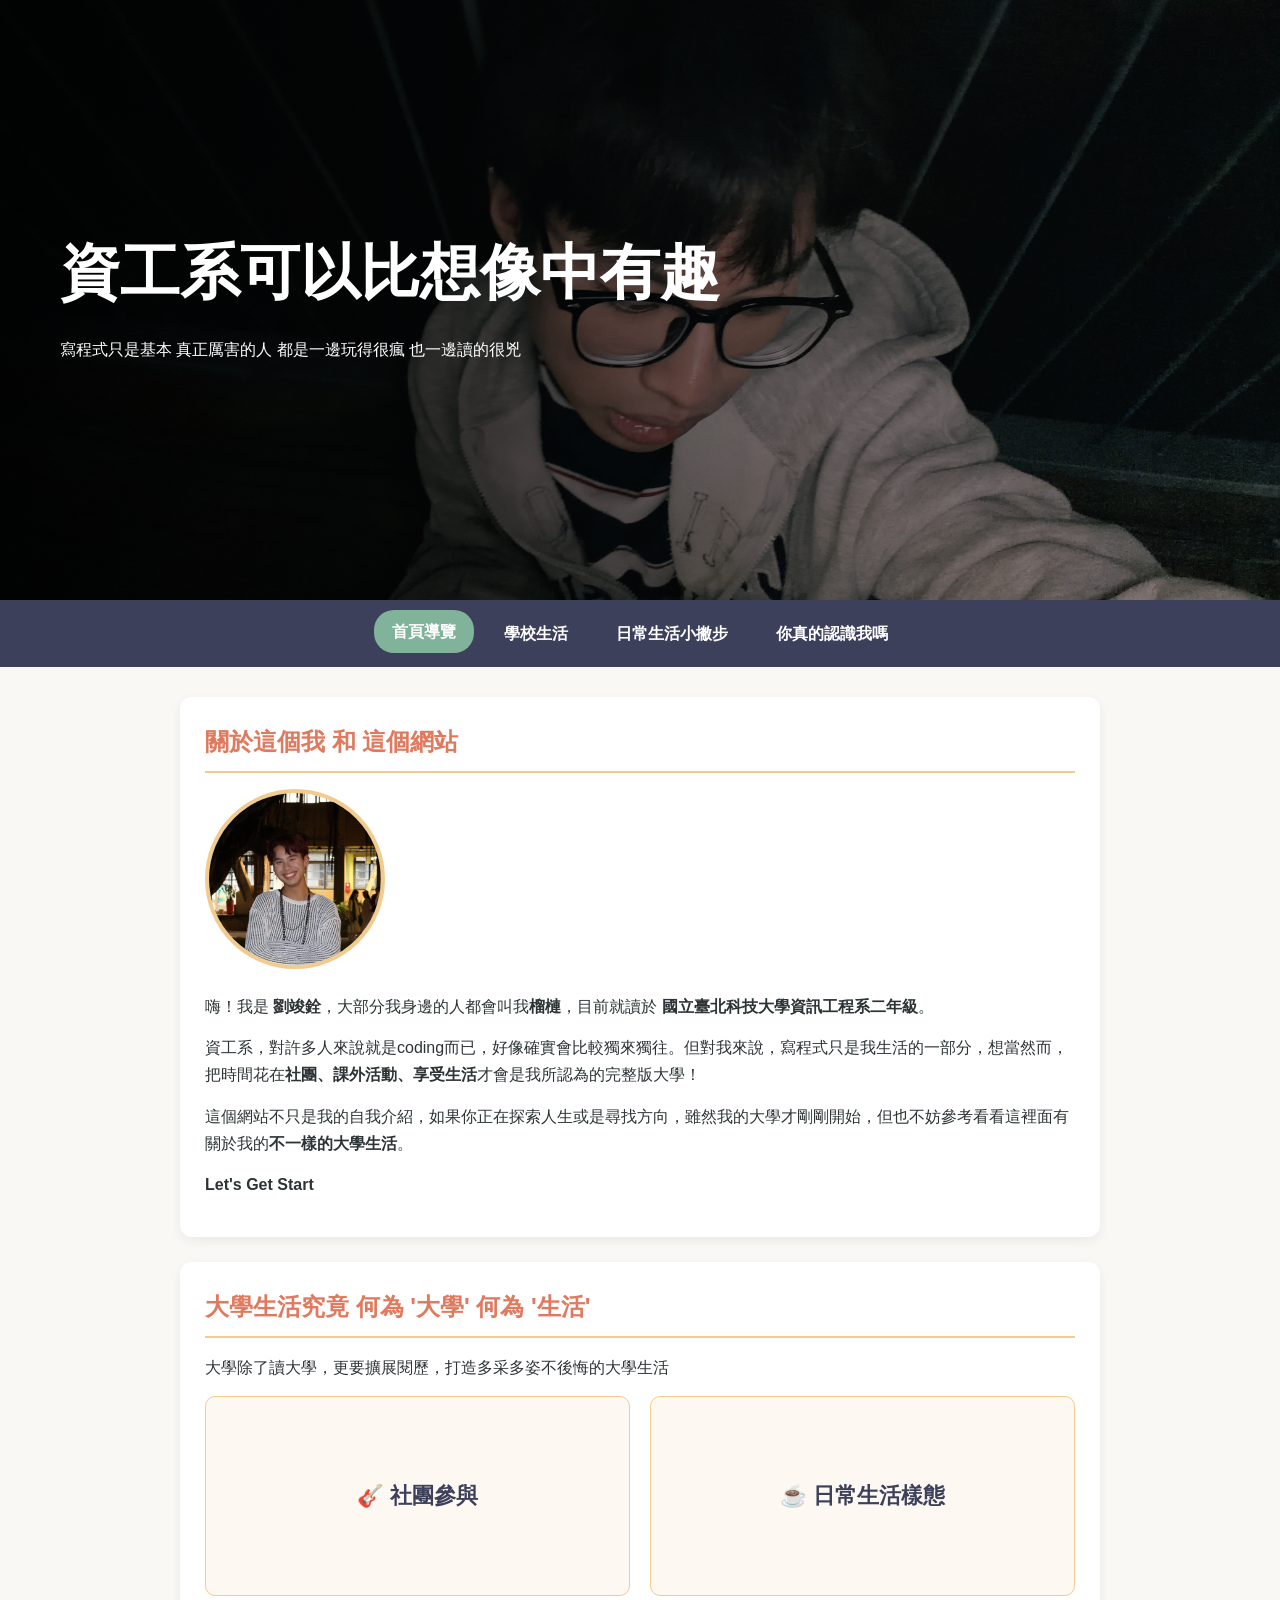
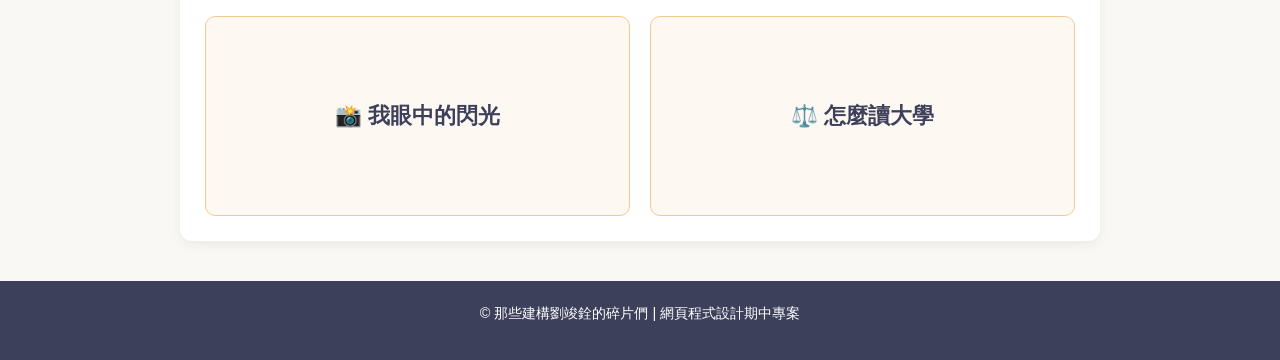
<file: index.html>
<!DOCTYPE html>
<html lang="zh-Hant">

<head>
    <meta charset="UTF-8">
    <meta name="viewport" content="width=device-width, initial-scale=1.0">
    <title>大學｜大不了就都學</title>
    <link rel="stylesheet" href="style.css">
</head>

<body>
    <header class="hero">
        <div class="overlay"></div>
        <div class="hero-content">
            <h1>資工系可以比想像中有趣</h1>
            <p>寫程式只是基本 真正厲害的人 都是一邊玩得很瘋 也一邊讀的很兇</p>
        </div>
    </header>

    <!-- 全域導覽列：每個頁面都可切換至其他所有頁面 -->
    <nav>
        <a href="index.html" class="active">首頁導覽</a>
        <a href="clubs.html">學校生活</a>
        <a href="lifestyle.html">日常生活小撇步</a>
        <a href="social.html">你真的認識我嗎</a>
    </nav>

    <main>
        <section>
            <h2>關於這個我 和 這個網站</h2>
            <div class="profile-box">
                <!-- 圖片與替代文字 alt -->
                <div class="profile-wrapper">
                    <img src="./src/img_2.JPG" alt="我的生活照大頭貼" class="profile-img">
                </div>
                <div>
                    <p>嗨！我是 <strong>劉竣銓</strong>，大部分我身邊的人都會叫我<strong>榴槤</strong>，目前就讀於
                        <strong>國立臺北科技大學資訊工程系二年級</strong>。</p>
                    <p>資工系，對許多人來說就是coding而已，好像確實會比較獨來獨往。但對我來說，寫程式只是我生活的一部分，想當然而，把時間花在<strong>社團、課外活動、享受生活</strong>才會是我所認為的完整版大學！
                    </p>
                    <p>這個網站不只是我的自我介紹，如果你正在探索人生或是尋找方向，雖然我的大學才剛剛開始，但也不妨參考看看這裡面有關於我的<strong>不一樣的大學生活</strong>。</p>
                    <p><strong>Let's Get Start</strong></p>
                </div>
            </div>
        </section>

        <section>
            <h2>大學生活究竟 何為 '大學' 何為 '生活'</h2>
            <p>大學除了讀大學，更要擴展閱歷，打造多采多姿不後悔的大學生活</p>
            <!-- 2x2 網格排版 (2列2欄) -->
            <div class="grid-2x2">
                <div class="grid-card">
                    <h3>🎸 社團參與</h3>
                    <p>加入公共的服務性社團，讓自己除了大學所學的專業知能之外。更能利用這樣的所學與資源，成為偏鄉孩子與學校的支持與亮光</p>
                </div>
                <div class="grid-card">
                    <h3>☕ 日常生活樣態</h3>
                    <p>好好生活，比什麼都重要。那些曾打卡過的網美打卡點，紓解壓力與玩樂放鬆的好去處</p>
                </div>
                <div class="grid-card">
                    <h3>📸 我眼中的閃光</h3>
                    <p>相機就是我的眼睛，社群就是我分享的最佳管道。記錄生活，讓生活不只是日復一日，而是成為日後持續向前的後備燃油</p>
                </div>
                <div class="grid-card">
                    <h3>⚖️ 怎麼讀大學</h3>
                    <p>大學的讀法五花八門，知道自己是誰，知道要往哪裡去。大學只有一次，有些事情不會讓你考慮第二遍，只能放手一搏，大力追求</p>
                </div>
            </div>
        </section>
    </main>

    <footer>
        <p>&copy; 那些建構劉竣銓的碎片們 | 網頁程式設計期中專案</p>
    </footer>
</body>

</html>
</file>
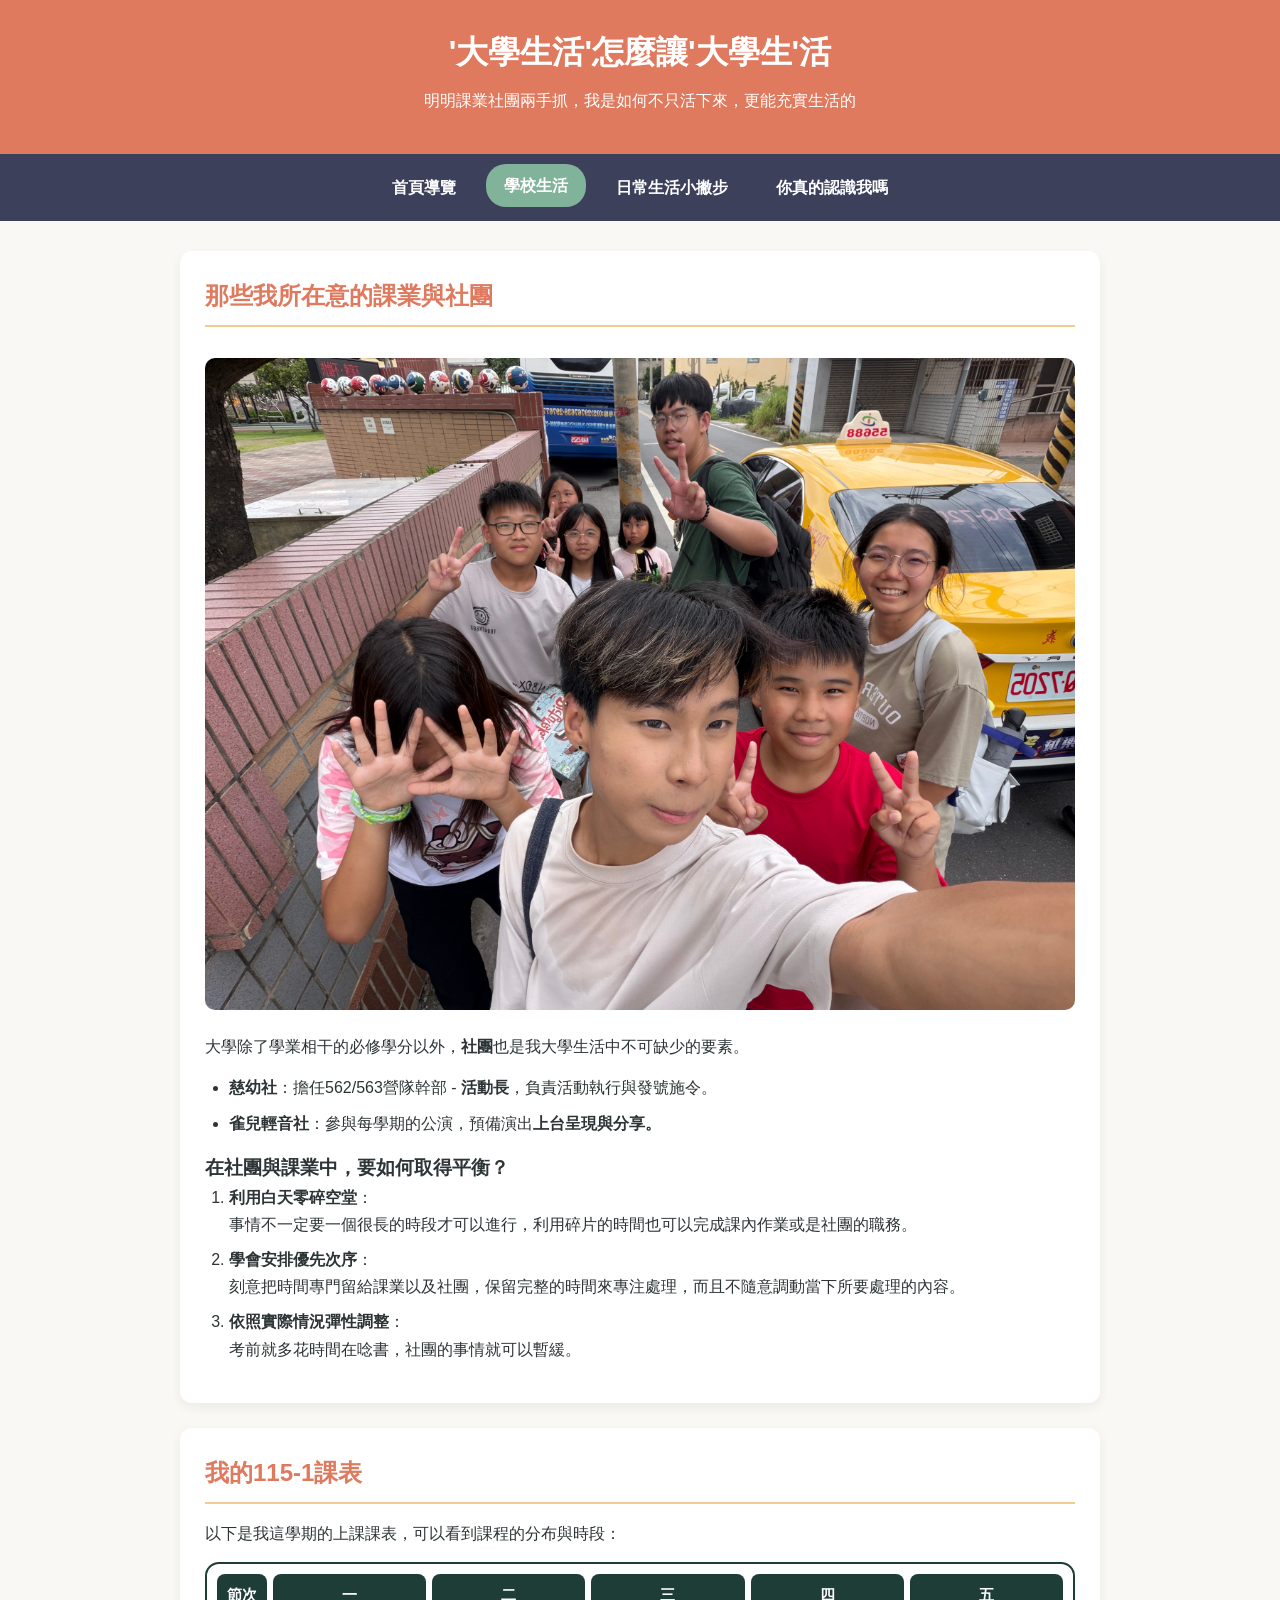
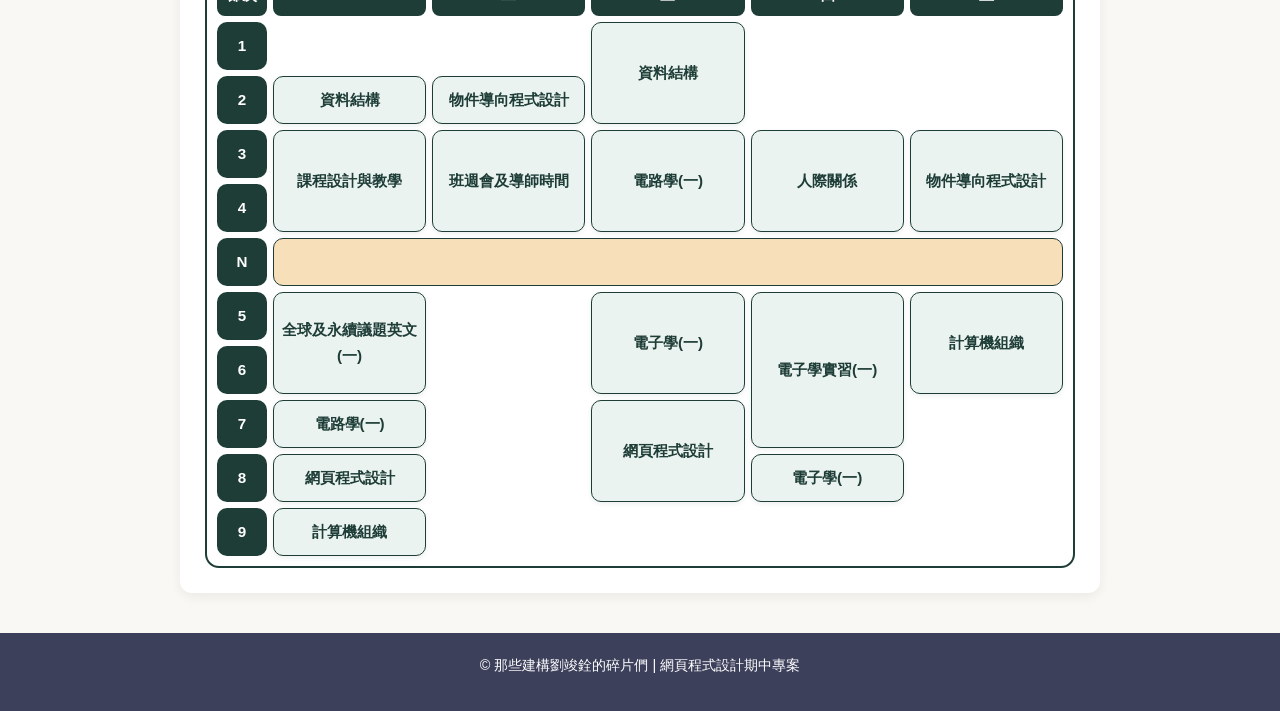
<file: clubs.html>
<!DOCTYPE html>
<html lang="zh-Hant">

<head>
    <meta charset="UTF-8">
    <meta name="viewport" content="width=device-width, initial-scale=1.0">
    <title>課表與社團安排｜我的大學生活指南</title>
    <link rel="stylesheet" href="style.css">
</head>

<body>
    <header>
        <h1>'大學生活'怎麼讓'大學生'活</h1>
        <p>明明課業社團兩手抓，我是如何不只活下來，更能充實生活的</p>
    </header>

    <!-- 全域導覽列[cite: 1] -->
    <nav>
        <a href="index.html">首頁導覽</a>
        <a href="clubs.html" class="active">學校生活</a>
        <a href="lifestyle.html">日常生活小撇步</a>
        <a href="social.html">你真的認識我嗎</a>
    </nav>

    <main>
        <!-- 第一區塊：社團介紹與清單 -->
        <section>
            <h2>那些我所在意的課業與社團</h2>
            <img src="./src/img_3.JPG" alt="參與社團活動的合照" class="banner-img">
            <p>大學除了學業相干的必修學分以外，<strong>社團</strong>也是我大學生活中不可缺少的要素。</p>

            <ul>
                <li><strong>慈幼社</strong>：擔任562/563營隊幹部 - <strong>活動長</strong>，負責活動執行與發號施令。</li>
                <li><strong>雀兒輕音社</strong>：參與每學期的公演，預備演出<strong>上台呈現與分享。</strong></li>
            </ul>

            <h3>在社團與課業中，要如何取得平衡？</h3>
            <ol>
                <li><strong>利用白天零碎空堂</strong>：<br>事情不一定要一個很長的時段才可以進行，利用碎片的時間也可以完成課內作業或是社團的職務。</li>
                <li><strong>學會安排優先次序</strong>：<br>刻意把時間專門留給課業以及社團，保留完整的時間來專注處理，而且不隨意調動當下所要處理的內容。</li>
                <li><strong>依照實際情況彈性調整</strong>：<br>考前就多花時間在唸書，社團的事情就可以暫緩。</li>
            </ol>
        </section>

        <!-- 第二區塊：完整大學課表與課後社團安排[cite: 2] -->
        <section id="schedule">
            <h2>我的115-1課表</h2>
            <p>以下是我這學期的上課課表，可以看到課程的分布與時段：</p>

            <table class="timetable">
                <thead>
                    <tr>
                        <th>節次</th>
                        <th>一</th>
                        <th>二</th>
                        <th>三</th>
                        <th>四</th>
                        <th>五</th>
                    </tr>
                </thead>
                <tbody>
                    <!-- 第 1 節 -->
                    <tr>
                        <td class="period-col">1</td>
                        <td class="cell-empty"></td>
                        <td class="cell-empty"></td>
                        <td rowspan="2" class="course-ds">資料結構</td>
                        <td class="cell-empty"></td>
                        <td class="cell-empty"></td>
                    </tr>
                    <!-- 第 2 節 -->
                    <tr>
                        <td class="period-col">2</td>
                        <td class="course-ds">資料結構</td>
                        <td class="course-oop">物件導向程式設計</td>
                        <td class="cell-empty"></td>
                        <td class="cell-empty"></td>
                    </tr>
                    <!-- 第 3 節 -->
                    <tr>
                        <td class="period-col">3</td>
                        <td rowspan="2" class="course-edu">課程設計與教學</td>
                        <td rowspan="2" class="course-mentor">班週會及導師時間</td>
                        <td rowspan="2" class="course-circuit">電路學(一)</td>
                        <td rowspan="2" class="course-rel">人際關係</td>
                        <td rowspan="2" class="course-oop">物件導向程式設計</td>
                    </tr>
                    <!-- 第 4 節 -->
                    <tr>
                        <td class="period-col">4</td>
                    </tr>
                    <!-- 午休 N -->
                    <tr>
                        <td class="period-col">N</td>
                        <td colspan="5" class="cell-noon"></td>
                    </tr>
                    <!-- 第 5 節 -->
                    <tr>
                        <td class="period-col">5</td>
                        <td rowspan="2" class="course-eng">全球及永續議題英文(一)</td>
                        <td class="cell-empty"></td>
                        <td rowspan="2" class="course-elec">電子學(一)</td>
                        <td rowspan="3" class="course-lab">電子學實習(一)</td>
                        <td rowspan="2" class="course-co">計算機組織</td>
                    </tr>
                    <!-- 第 6 節 -->
                    <tr>
                        <td class="period-col">6</td>
                        <td class="cell-empty"></td>
                    </tr>
                    <!-- 第 7 節 -->
                    <tr>
                        <td class="period-col">7</td>
                        <td class="course-circuit">電路學(一)</td>
                        <td class="cell-empty"></td>
                        <td rowspan="2" class="course-web">網頁程式設計</td>
                        <td class="cell-empty"></td>
                    </tr>
                    <!-- 第 8 節 -->
                    <tr>
                        <td class="period-col">8</td>
                        <td class="course-web">網頁程式設計</td>
                        <td class="cell-empty"></td>
                        <td class="course-elec">電子學(一)</td>
                        <td class="cell-empty"></td>
                    </tr>
                    <!-- 第 9 節 -->
                    <tr>
                        <td class="period-col">9</td>
                        <td class="course-co">計算機組織</td>
                        <td class="cell-empty"></td>
                        <td class="cell-empty"></td>
                        <td class="cell-empty"></td>
                        <td class="cell-empty"></td>
                    </tr>
                </tbody>
            </table>
        </section>
    </main>

    <footer>
        <p>&copy; 那些建構劉竣銓的碎片們 | 網頁程式設計期中專案</p>
    </footer>
</body>

</html>
</file>
<file: style.css>
/* 全域設定與視覺一致性 */
* {
    box-sizing: border-box;
    margin: 0;
    padding: 0;
}

.hero {
    position: relative;
    height: 600px;
    padding: 0;
    /* 覆蓋原本 header 的內距，讓圖片能滿版貼齊邊緣 */
    text-align: left;
    /* 覆蓋原本 header 的置中，讓文字靠左對齊 */

    /* 若圖片放在 images 資料夾內，請改為 url("images/4B12A1A2-219D-44A2-B5BF-FB95EF7E0FB4.jpg") */
    background-image: url("./src/img_1.jpg");
    background-size: cover;
    background-position: center;

    display: flex;
    align-items: center;
}

/* Dark gradient overlay */
.overlay {
    position: absolute;
    top: 0;
    bottom: 0;
    left: 0;
    right: 0;

    background: linear-gradient(to right,
            rgba(0, 0, 0, 0.85),
            rgba(0, 0, 0, 0.1));
}

/* Text on top of the overlay */
.hero-content {
    position: relative;
    z-index: 1;
    /* 確保文字一定浮在 overlay 蒙版上方 */
    color: white;
    padding: 60px;
}

.hero-content h1 {
    font-size: 60px;
    margin-bottom: 12px;
}

body {
    font-family: "Segoe UI", "Microsoft JhengHei", sans-serif;
    background-color: #FAF8F5;
    /* 溫暖米白背景 */
    color: #2D3436;
    line-height: 1.7;
}

/* 頁首與導覽列 */
header {
    background-color: #E07A5F;
    /* 活力陶土橘 */
    color: #FFFFFF;
    padding: 25px 20px;
    text-align: center;
}

header h1 {
    font-size: 2rem;
    margin-bottom: 8px;
}

nav {
    background-color: #3D405B;
    display: flex;
    justify-content: center;
    flex-wrap: wrap;
    padding: 12px 0;
}

nav a {
    color: #FFFFFF;
    text-decoration: none;
    padding: 8px 18px;
    margin: 0 6px;
    border-radius: 20px;
    font-weight: bold;
    transition: background-color 0.3s, transform 0.2s;
}

/* 互動元素 Hover 效果 */
nav a:hover,
nav a.active {
    background-color: #81B29A;
    /* 鼠尾草綠 */
    transform: translateY(-2px);
}

/* 主要內容容器 */
main {
    max-width: 960px;
    margin: 30px auto;
    padding: 0 20px;
}

section {
    background-color: #FFFFFF;
    padding: 25px;
    margin-bottom: 25px;
    border-radius: 12px;
    box-shadow: 0 4px 12px rgba(0, 0, 0, 0.06);
}

h2 {
    color: #E07A5F;
    border-bottom: 2px solid #F2CC8F;
    padding-bottom: 8px;
    margin-bottom: 16px;
}

p {
    margin-bottom: 14px;
}

/* 圖片樣式 */
.profile-box {
    display: flex;
    align-items: center;
    gap: 24px;
    flex-wrap: wrap;
}

.profile-wrapper {
    width: 180px;
    height: 180px;
    border-radius: 50%;
    border: 4px solid #F2CC8F;
    overflow: hidden;
    /* 把放大後超出圓框的部分裁切掉 */
    flex-shrink: 0;
    /* 防止在 flex 排版中被文字擠壓變形 */
}

.profile-img {
    width: 100%;
    height: 100%;
    object-fit: cover;
    transform: scale(1.5);
    /* 照片內容放大 150% */
}

.banner-img {
    width: 100%;
    max-height: 100%;
    object-fit: cover;
    border-radius: 10px;
    margin: 15px 0;
}

/* 2x2 網格排版 (2列2欄) */
.grid-2x2 {
    display: grid;
    grid-template-columns: repeat(2, 1fr);
    gap: 20px;
    margin-top: 15px;
}

/* 卡片本體 */
.grid-card {
    position: relative;
    /* 作為內部標題與蒙版定位的基準 */
    height: 200px;
    /* 稍微加高一點，讓左上角標題與下方文字有充足空間 */
    background-color: #FDF8F2;
    /* 維持純色背景 */
    border: 1px solid #F2CC8F;
    border-radius: 10px;
    overflow: hidden;
    /* 裁切超出圓角的部分 */
    cursor: pointer;
    transition: transform 0.3s ease, box-shadow 0.3s ease;
}

.grid-card:hover {
    transform: translateY(-4px);
    box-shadow: 0 8px 18px rgba(0, 0, 0, 0.15);
}

/* 標題：平時在正中央，Hover 時縮小並滑動到左上角 */
.grid-card h3 {
    position: absolute;
    top: 50%;
    left: 50%;
    transform: translate(-50%, -50%) scale(1);
    /* 精準置中且維持原尺寸 */
    transform-origin: top left;
    /* 設定縮放基準點為左上角 */
    white-space: nowrap;
    /* 移動過程中保持單行不換行 */
    color: #3D405B;
    font-size: 1.35rem;
    margin: 0;
    z-index: 2;
    /* 層級高於深色蒙版，才不會被蓋住 */
    transition: all 0.4s cubic-bezier(0.25, 0.8, 0.25, 1);
    /* 平滑滑動與縮放動畫 */
}

/* 滑鼠移過去時：標題移動到左上角、縮小為 0.85 倍、並換成亮色字 */
.grid-card:hover h3 {
    top: 20px;
    left: 24px;
    transform: translate(0, 0) scale(0.85);
    color: #F5CC8F;
    /* 暖金色，在深色蒙版上更清楚 */
}

/* 說明文字與深色蒙版：平時透明隱藏，Hover 時淡入顯示 */
.grid-card p {
    position: absolute;
    top: 0;
    left: 0;
    width: 100%;
    height: 100%;
    margin: 0;
    padding: 58px 24px 20px 24px;
    /* 上方留出 58px 給左上角的標題 */
    background-color: rgba(45, 52, 54, 0.92);
    /* 深色半透明蒙版 */
    color: #FFFFFF;
    text-align: left;
    /* 文字靠左對齊，與左上角標題呼應 */
    line-height: 1.6;
    z-index: 1;
    /* 位於卡片背景之上、標題之下 */
    opacity: 0;
    /* 平時隱藏 */
    transition: opacity 0.35s ease;
    /* 蒙版淡入動畫 */
}

.grid-card:hover p {
    opacity: 1;
}

/* 清單樣式 */
ul,
ol {
    margin-left: 24px;
    margin-bottom: 15px;
}

li {
    margin-bottom: 8px;
}

/* 1. 修改 .timetable：把 collapse 改為 separate，並加上格子間距 */
.timetable {
    table-layout: fixed;
    width: 100%;
    border-collapse: separate;
    /* 關鍵：必須改成 separate，裡面的格子才能設圓角 */
    border-spacing: 6px;
    /* 讓每個圓角方塊之間留出空隙，像 App 卡片一樣 */
    margin-top: 15px;
    font-size: 0.95rem;
    font-weight: bold;
    border: 2px solid #1E3D37;
    border-radius: 14px;
    /* 順便幫最外層的深綠大框加上圓角 */
    padding: 4px;
    background-color: #FFFFFF;
}

/* 2. 修改表頭與節次欄：加上圓角 */
.timetable th,
.period-col {
    background-color: #1E3D37;
    color: #FFFFFF;
    border-radius: 8px;
    /* 表頭與節次圓角 */
    padding: 8px 4px;
}

.timetable th:first-child,
.period-col {
    width: 50px;
}

/* 3. 修改課程儲存格：加上圓角 */
.timetable td {
    height: 48px;
    padding: 8px 6px;
    border-radius: 10px;
    /* 關鍵：設定每個課程方塊的圓角弧度 */
    text-align: center;
    vertical-align: middle;
    transition: filter 0.2s ease, transform 0.2s ease;
}

.timetable td[class^="course-"]:hover {
    filter: brightness(0.95);
    transform: scale(1.05);
    /* 滑鼠移過去時方塊微微浮起 */
}

/* 沒課的格子設為透明，讓有課的圓角方塊更明顯跳出來 */
.cell-empty {
    background-color: transparent;
}

/* 午休橫條 */
.cell-noon {
    height: 24px;
    background-color: #f2cc8f9e;
    border-radius: 8px;
    border: 1.5px solid #1E3D37; 
}

/* 統一所有課程的底色與圓角框線（與白色背景切開） */
.timetable td[class^="course-"] {
    background-color: #EBF3F0;      /* 統一的柔和淡綠底色，與背景明顯區隔 */
    color: #1E3D37;                 /* 深森綠文字，呼應你的課表外框 */
    border: 1.5px solid #1E3D37;    /* 清楚的圓角框線 */
    border-radius: 10px;
    box-shadow: 0 2px 5px rgba(30, 61, 55, 0.08); /* 微微浮起的立體感 */
}

/* 滑鼠移過去時的互動回饋 */
.timetable td[class^="course-"]:hover {
    background-color: #DCEAE4;
    transform: translateY(-2px);
}

/* 按鈕與 JS 互動區塊樣式 */
.btn {
    background-color: #E07A5F;
    color: #FFFFFF;
    border: none;
    padding: 10px 18px;
    margin: 5px 8px 5px 0;
    border-radius: 8px;
    cursor: pointer;
    font-size: 1rem;
    transition: background-color 0.3s;
}/* 推薦卡片左右並排排版 */
.guide-flex {
    display: flex;
    align-items: flex-start;
    gap: 24px;
}

/* 左側直向小圖 */
.guide-photo {
    width: 160px;
    height: 210px;
    object-fit: cover;
    border-radius: 8px;
    flex-shrink: 0; /* 防止圖片被右側文字擠壓變形 */
    box-shadow: 0 3px 10px rgba(0, 0, 0, 0.12);
}

.guide-info {
    flex: 1;
}

.guide-info h3 {
    color: #3D405B;
    margin-bottom: 10px;
}

/* 店家 IG 與連結按鈕 */
.guide-links {
    margin-top: 14px;
    display: flex;
    gap: 12px;
    flex-wrap: wrap;
}

.guide-links a {
    display: inline-block;
    background-color: #3D405B;
    color: #FFFFFF;
    text-decoration: none;
    padding: 6px 14px;
    border-radius: 6px;
    font-size: 0.9rem;
    transition: background-color 0.3s;
}

.guide-links a:hover {
    background-color: #E07A5F;
}

.btn:hover {
    background-color: #C85A3E;
}

.interactive-box {
    background-color: #F4F9F6;
    border-left: 5px solid #81B29A;
    padding: 18px;
    margin-top: 15px;
    border-radius: 6px;
}

.quiz-question {
    margin-bottom: 16px;
    padding-bottom: 12px;
    border-bottom: 1px dashed #CCC;
}

/* 外部社群連結卡片 */
.social-links a {
    display: inline-block;
    background-color: #3D405B;
    color: #FFFFFF;
    padding: 10px 20px;
    margin: 6px 10px 6px 0;
    border-radius: 8px;
    text-decoration: none;
    transition: background-color 0.3s;
}

.social-links a:hover {
    background-color: #81B29A;
}
/* === 第四頁：生活樣態、相簿與社群媒體樣式 === */
.vibe-grid {
    display: grid;
    grid-template-columns: repeat(3, minmax(0, 1fr));
    gap: 18px;
    margin-top: 15px;
}

.vibe-card {
    background-color: #FDF8F2;
    border: 1.5px solid #F2CC8F;
    border-radius: 12px;
    padding: 20px;
}

.vibe-card h3 {
    color: #1E3D37;
    font-size: 1.15rem;
    margin-bottom: 10px;
}

/* 日常生活照 2x2 網格（鎖定高度與寬度，防止照片超出卡片） */
.photo-grid {
    display: grid;
    grid-template-columns: repeat(2, minmax(0, 1fr));
    gap: 20px;
    margin-top: 15px;
}

.photo-card {
    position: relative;
    width: 100%;
    height: 260px;
    border-radius: 12px;
    overflow: hidden;
    cursor: pointer;
    box-shadow: 0 4px 12px rgba(0, 0, 0, 0.1);
}

.photo-card img {
    display: block;
    width: 100%;
    height: 100%;
    max-width: 100%;
    object-fit: cover;
    transition: transform 0.4s ease;
}

.photo-overlay {
    position: absolute;
    inset: 0;
    background: linear-gradient(to top, rgba(0, 0, 0, 0.85) 10%, rgba(0, 0, 0, 0.1) 70%);
    color: #FFFFFF;
    display: flex;
    flex-direction: column;
    justify-content: flex-end;
    padding: 20px;
    opacity: 0;
    transition: opacity 0.35s ease;
}

.photo-card:hover img {
    transform: scale(1.06);
}

.photo-card:hover .photo-overlay {
    opacity: 1;
}

.photo-overlay h4 {
    color: #F2CC8F;
    font-size: 1.15rem;
    margin-bottom: 6px;
}

.photo-overlay p {
    font-size: 0.92rem;
    margin: 0;
}

/* 社群媒體連結卡片 */
.social-grid {
    display: grid;
    grid-template-columns: repeat(2, minmax(0, 1fr));
    gap: 16px;
    margin-top: 15px;
}

.social-card {
    display: flex;
    align-items: center;
    gap: 14px;
    background-color: #FDF8F2;
    border: 1.5px solid #1E3D37;
    border-radius: 12px;
    padding: 16px 18px;
    text-decoration: none;
    color: #3D405B;
    transition: all 0.3s ease;
}

.social-card:hover {
    background-color: #1E3D37;
    color: #FFFFFF;
    transform: translateY(-3px);
}

.social-icon {
    font-size: 1.8rem;
}

.social-card h3 {
    font-size: 1.1rem;
    margin-bottom: 4px;
}

.social-card p {
    font-size: 0.85rem;
    margin: 0;
    opacity: 0.85;
}

/* 燈箱放大視窗 */
.lightbox-modal {
    display: none;
    position: fixed;
    inset: 0;
    background-color: rgba(0, 0, 0, 0.8);
    z-index: 1000;
    justify-content: center;
    align-items: center;
    padding: 20px;
}

.lightbox-content {
    position: relative;
    background-color: #FDF8F2;
    border: 2px solid #1E3D37;
    border-radius: 14px;
    max-width: 560px;
    width: 100%;
    padding: 24px;
    text-align: center;
    box-shadow: 0 10px 30px rgba(0, 0, 0, 0.35);
}

.lightbox-content img {
    width: 100%;
    max-height: 380px;
    object-fit: cover;
    border-radius: 10px;
    margin-bottom: 15px;
}

/* 右上角半透明圓形關閉按鈕（剛好落在圖片右上角內側） */
.lightbox-close {
    position: absolute;
    top: 34px;                             /* 外框內距 24px + 10px，精準對齊圖片上緣 */
    right: 34px;                           /* 外框內距 24px + 10px，精準對齊圖片右緣 */
    width: 32px;
    height: 32px;
    border-radius: 50%;                    /* 圓形徽章外框 */
    background-color: rgba(0, 0, 0, 0.45); /* 半透明黑底，背景是亮天空或暗夜景都清楚 */
    color: #FFFFFF;
    font-size: 1.3rem;
    font-weight: bold;
    line-height: 1;
    display: flex;
    align-items: center;
    justify-content: center;
    cursor: pointer;
    transition: background-color 0.25s ease, transform 0.2s ease;
}

.lightbox-close:hover {
    background-color: rgba(30, 61, 55, 0.85); /* 滑鼠移過去時轉為深森綠色 */
    transform: scale(1.08);
}
@media (max-width: 768px) {
    .vibe-grid,
    .photo-grid,
    .social-grid {
        grid-template-columns: 1fr;
    }
}

/* 頁尾 */
footer {
    text-align: center;
    padding: 20px;
    background-color: #3D405B;
    color: #FFFFFF;
    margin-top: 40px;
    font-size: 0.9rem;
}
</file>
